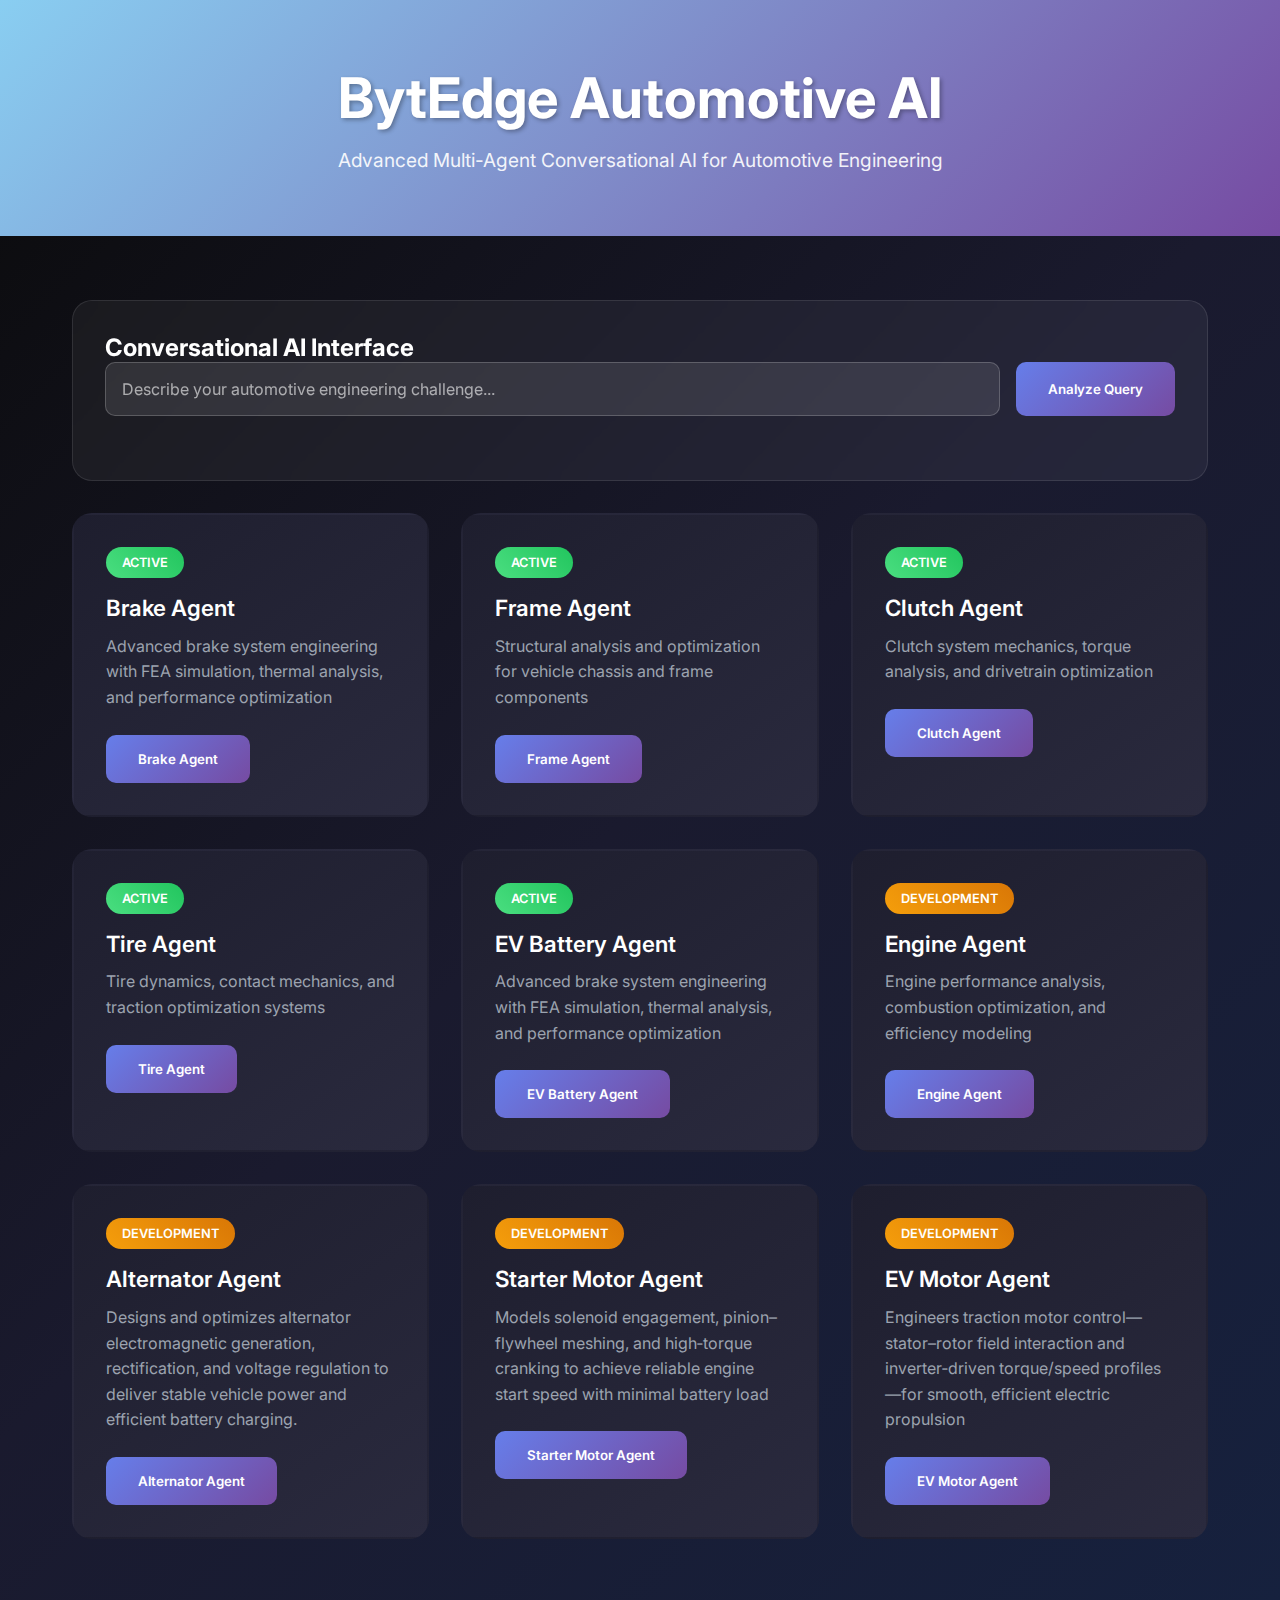
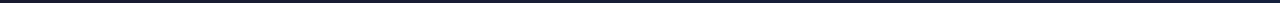
<file: index.html>
<!DOCTYPE html>
<html lang="en">
<head>
    <meta charset="UTF-8">
    <meta name="viewport" content="width=device-width, initial-scale=1.0">
    <title>BytEdge Automotive AI - Alternative Frontend</title>
    <style>
        @import url('https://fonts.googleapis.com/css2?family=Inter:wght@300;400;500;600;700&display=swap');
        
        * { 
            margin: 0; 
            padding: 0; 
            box-sizing: border-box; 
            font-family: 'Inter', sans-serif;
        }
        
        body {
            background: linear-gradient(135deg, #0a0a0a 0%, #1a1a2e 50%, #16213e 100%);
            color: white;
            min-height: 100vh;
        }
        
        .hero {
            background: linear-gradient(135deg, #89CEF1 0%, #764ba2 100%);
            padding: 4rem 2rem;
            text-align: center;
        }
        
        .hero h1 {
            font-size: 3.5rem;
            font-weight: 700;
            margin-bottom: 1rem;
            text-shadow: 2px 2px 4px rgba(0,0,0,0.3);
        }
        
        .hero p {
            font-size: 1.2rem;
            opacity: 0.9;
            max-width: 800px;
            margin: 0 auto;
        }
        
        .container {
            max-width: 1200px;
            margin: 0 auto;
            padding: 2rem;
        }
        
        .chat-container {
            background: rgba(255, 255, 255, 0.05);
            border-radius: 20px;
            padding: 2rem;
            margin: 2rem 0;
            backdrop-filter: blur(10px);
            border: 1px solid rgba(255, 255, 255, 0.1);
        }
        
        .input-group {
            display: flex;
            gap: 1rem;
            margin-bottom: 2rem;
        }
        
        #queryInput {
            flex: 1;
            padding: 1rem;
            border-radius: 10px;
            border: 1px solid rgba(255, 255, 255, 0.2);
            background: rgba(255, 255, 255, 0.1);
            color: white;
            font-size: 1rem;
        }
        
        #queryInput::placeholder {
            color: rgba(255, 255, 255, 0.6);
        }
        
        .btn {
            padding: 1rem 2rem;
            border-radius: 10px;
            border: none;
            background: linear-gradient(135deg, #667eea 0%, #764ba2 100%);
            color: white;
            font-weight: 600;
            cursor: pointer;
            transition: all 0.3s ease;
        }
        
        .btn:hover {
            transform: translateY(-2px);
            box-shadow: 0 10px 25px rgba(102, 126, 234, 0.4);
        }
        
        .agents-grid {
            display: grid;
            grid-template-columns: repeat(auto-fit, minmax(300px, 1fr));
            gap: 2rem;
            margin: 2rem 0;
        }
        
        .agent-card {
            background: linear-gradient(145deg, #1e1e2e, #2a2a3e);
            border-radius: 20px;
            padding: 2rem;
            transition: all 0.4s ease;
            cursor: pointer;
            border: 2px solid transparent;
        }
        
        .agent-card:hover {
            transform: translateY(-8px);
            border-color: #667eea;
            box-shadow: 0 20px 40px rgba(102, 126, 234, 0.2);
        }
        
        .agent-status {
            display: inline-block;
            padding: 0.5rem 1rem;
            border-radius: 50px;
            font-size: 0.8rem;
            font-weight: 600;
            text-transform: uppercase;
            margin-bottom: 1rem;
        }
        
        .status-active { background: linear-gradient(45deg, #4ade80, #22c55e); }
        .status-development { background: linear-gradient(45deg, #f59e0b, #d97706); }
        .status-coming-soon { background: linear-gradient(45deg, #6366f1, #8b5cf6); }
        
        .agent-title {
            font-size: 1.4rem;
            font-weight: 600;
            margin-bottom: 0.8rem;
        }
        
        .agent-description {
            color: #9ca3af;
            line-height: 1.6;
            margin-bottom: 1.5rem;
        }
        
        .response-area {
            background: rgba(102, 126, 234, 0.1);
            border-radius: 15px;
            padding: 1.5rem;
            margin: 1rem 0;
            border: 1px solid rgba(102, 126, 234, 0.2);
            display: none;
        }
        
        .hidden { display: none; }
        .visible { display: block; }
    </style>
</head>
<body>
    <div class="hero">
        <h1>BytEdge Automotive AI</h1>
        <p>Advanced Multi-Agent Conversational AI for Automotive Engineering</p>
    </div>

    <div class="container">
        <div class="chat-container">
            <h2>Conversational AI Interface</h2>
            <div class="input-group">
                <input 
                    type="text" 
                    id="queryInput" 
                    placeholder="Describe your automotive engineering challenge..."
                >
                <button class="btn" onclick="processQuery()">Analyze Query</button>
            </div>
            
            <div id="responseArea" class="response-area">
                <div id="aiResponse"></div>
                <div id="suggestedAgents" class="agents-grid"></div>
            </div>
        </div>

        <div class="agents-grid">
            <div class="agent-card" data-agent="brake">
                <div class="agent-status status-active">Active</div>
                <div class="agent-title">Brake Agent</div>
                <div class="agent-description">
                    Advanced brake system engineering with FEA simulation, thermal analysis, and performance optimization
                </div>
                <button class="btn" onclick="launchAgent('brake')">Brake Agent</button>
            </div>

            <div class="agent-card" data-agent="frame">
                <div class="agent-status status-active">Active</div>
                <div class="agent-title">Frame Agent</div>
                <div class="agent-description">
                    Structural analysis and optimization for vehicle chassis and frame components
                </div>
                <button class="btn" onclick="launchAgent('frame')">Frame Agent</button>
            </div>

            <div class="agent-card" data-agent="clutch">
                <div class="agent-status status-active">Active</div>
                <div class="agent-title">Clutch Agent</div>
                <div class="agent-description">
                    Clutch system mechanics, torque analysis, and drivetrain optimization
                </div>
                <button class="btn" onclick="launchAgent('clutch')">Clutch Agent</button>
            </div>

            <div class="agent-card" data-agent="tire">
                <div class="agent-status status-active">Active</div>
                <div class="agent-title">Tire Agent</div>
                <div class="agent-description">
                    Tire dynamics, contact mechanics, and traction optimization systems
                </div>
                <button class="btn" onclick="launchAgent('tire')">Tire Agent</button>
            </div>

            <div class="agent-card" data-agent="ev-battery">
                <div class="agent-status status-active">Active</div>
                <div class="agent-title">EV Battery Agent</div>
                <div class="agent-description">
                    Advanced brake system engineering with FEA simulation, thermal analysis, and performance optimization
                </div>
                <button class="btn" onclick="launchAgent('ev-battery')">EV Battery Agent</button>
            </div>

            <div class="agent-card" data-agent="engine">
                <div class="agent-status status-development">Development</div>
                <div class="agent-title">Engine Agent</div>
                <div class="agent-description">
                    Engine performance analysis, combustion optimization, and efficiency modeling
                </div>
                <button class="btn" onclick="launchAgent('engine')">Engine Agent</button>
            </div>

            <div class="agent-card" data-agent="Alternator Agent">
                <div class="agent-status status-development">Development</div>
                <div class="agent-title">Alternator Agent</div>
                <div class="agent-description">
                    Designs and optimizes alternator electromagnetic generation, rectification, and voltage regulation to deliver stable vehicle power and efficient battery charging.
                </div>
                <button class="btn" onclick="launchAgent('brake')">Alternator Agent</button>
            </div>

            <div class="agent-card" data-agent="Starter Motor Agent">
                <div class="agent-status status-development">Development</div>
                <div class="agent-title">Starter Motor Agent</div>
                <div class="agent-description">
                    Models solenoid engagement, pinion–flywheel meshing, and high‑torque cranking to achieve reliable engine start speed with minimal battery load
                </div>
                <button class="btn" onclick="launchAgent('brake')">Starter Motor Agent</button>
            </div>

            <div class="agent-card" data-agent="EV Motor Agent">
                <div class="agent-status status-development">Development</div>
                <div class="agent-title">EV Motor Agent</div>
                <div class="agent-description">
                    Engineers traction motor control—stator–rotor field interaction and inverter‑driven torque/speed profiles—for smooth, efficient electric propulsion
                </div>
                <button class="btn" onclick="launchAgent('brake')">EV Motor Agent</button>
            </div> 
            
        </div>
    </div>

    <script>
        const agents = {
            'brake': {
                url: 'https://bytedgebrakeagent.streamlit.app',
                status: 'active',
                keywords: ['brake', 'braking', 'disc', 'pad', 'stopping', 'friction']
            },
            'frame': {
                url: 'Agents/frame-edge.html',
                status: 'active', 
                keywords: ['frame', 'chassis', 'structure', 'crash', 'safety']
            },
            'clutch': {
                url: 'Agents/clutch-edge.html',
                status: 'active',
                keywords: ['clutch', 'transmission', 'gear', 'torque']
            },
            'tire': {
                url: 'Agents/tire-edge.html',
                status: 'active',
                keywords: ['tire', 'wheel', 'traction', 'grip', 'contact']
            },
            'ev-battery': {
                url: 'Agents/battery-edge.html',
                status: 'active',
                keywords: ['Battery', 'charging', 'power', 'drain', 'lithium', 'energy']
            },
            'engine': {
                url: null,
                status: 'coming-soon',
                keywords: ['engine', 'motor', 'combustion', 'fuel', 'power']
            }
        };

        function processQuery() {
            const query = document.getElementById('queryInput').value.toLowerCase();
            if (!query.trim()) return;

            // Simple keyword matching
            const suggestedAgents = [];
            for (const [agentName, agentData] of Object.entries(agents)) {
                const score = agentData.keywords.reduce((acc, keyword) => {
                    return acc + (query.includes(keyword) ? 1 : 0);
                }, 0);
                
                if (score > 0) {
                    suggestedAgents.push({name: agentName, score});
                }
            }

            // Sort by relevance
            suggestedAgents.sort((a, b) => b.score - a.score);
            
            // Display response
            const responseArea = document.getElementById('responseArea');
            const aiResponse = document.getElementById('aiResponse');
            const suggestedAgentsDiv = document.getElementById('suggestedAgents');

            if (suggestedAgents.length > 0) {
                aiResponse.innerHTML = `
                    <h3>AI Analysis Complete</h3>
                    <p>Based on your query about "${query}", I recommend engaging with the following specialist agents:</p>
                    <p><strong>Primary Recommendation:</strong> ${suggestedAgents[0].name.charAt(0).toUpperCase() + suggestedAgents[0].name.slice(1)} Agent</p>
                `;

                suggestedAgentsDiv.innerHTML = suggestedAgents.slice(0, 3).map(agent => `
                    <div class="agent-card">
                        <div class="agent-status status-${agents[agent.name].status.replace('-', '_')}">
                            ${agents[agent.name].status.replace('-', ' ').toUpperCase()}
                        </div>
                        <div class="agent-title">${agent.name.charAt(0).toUpperCase() + agent.name.slice(1)} Agent</div>
                        <button class="btn" onclick="launchAgent('${agent.name}')">
                            ${agents[agent.name].status === 'active' ? 'Launch' : 'Preview'} Agent
                        </button>
                    </div>
                `).join('');
            } else {
                aiResponse.innerHTML = `
                    <h3>AI Analysis Complete</h3>
                    <p>I recommend starting with our <strong>Brake Agent</strong> for component analysis or exploring our complete agent portfolio below.</p>
                `;
                suggestedAgentsDiv.innerHTML = '';
            }

            responseArea.style.display = 'block';
        }

        function launchAgent(agentName) {
            const agent = agents[agentName];
            
            if (agent.status === 'active' && agent.url) {
                // Working redirect for active agents
                window.open(agent.url, '_blank');
            } else if (agent.status === 'development') {
                alert(`${agentName.charAt(0).toUpperCase() + agentName.slice(1)} Agent is currently in development. Advanced capabilities coming soon!`);
            } else {
                alert(`${agentName.charAt(0).toUpperCase() + agentName.slice(1)} Agent is planned for future release. Stay tuned!`);
            }
        }

        // Handle Enter key in input
        document.getElementById('queryInput').addEventListener('keypress', function(e) {
            if (e.key === 'Enter') {
                processQuery();
            }
        });
    </script>
</body>
</html>
</file>
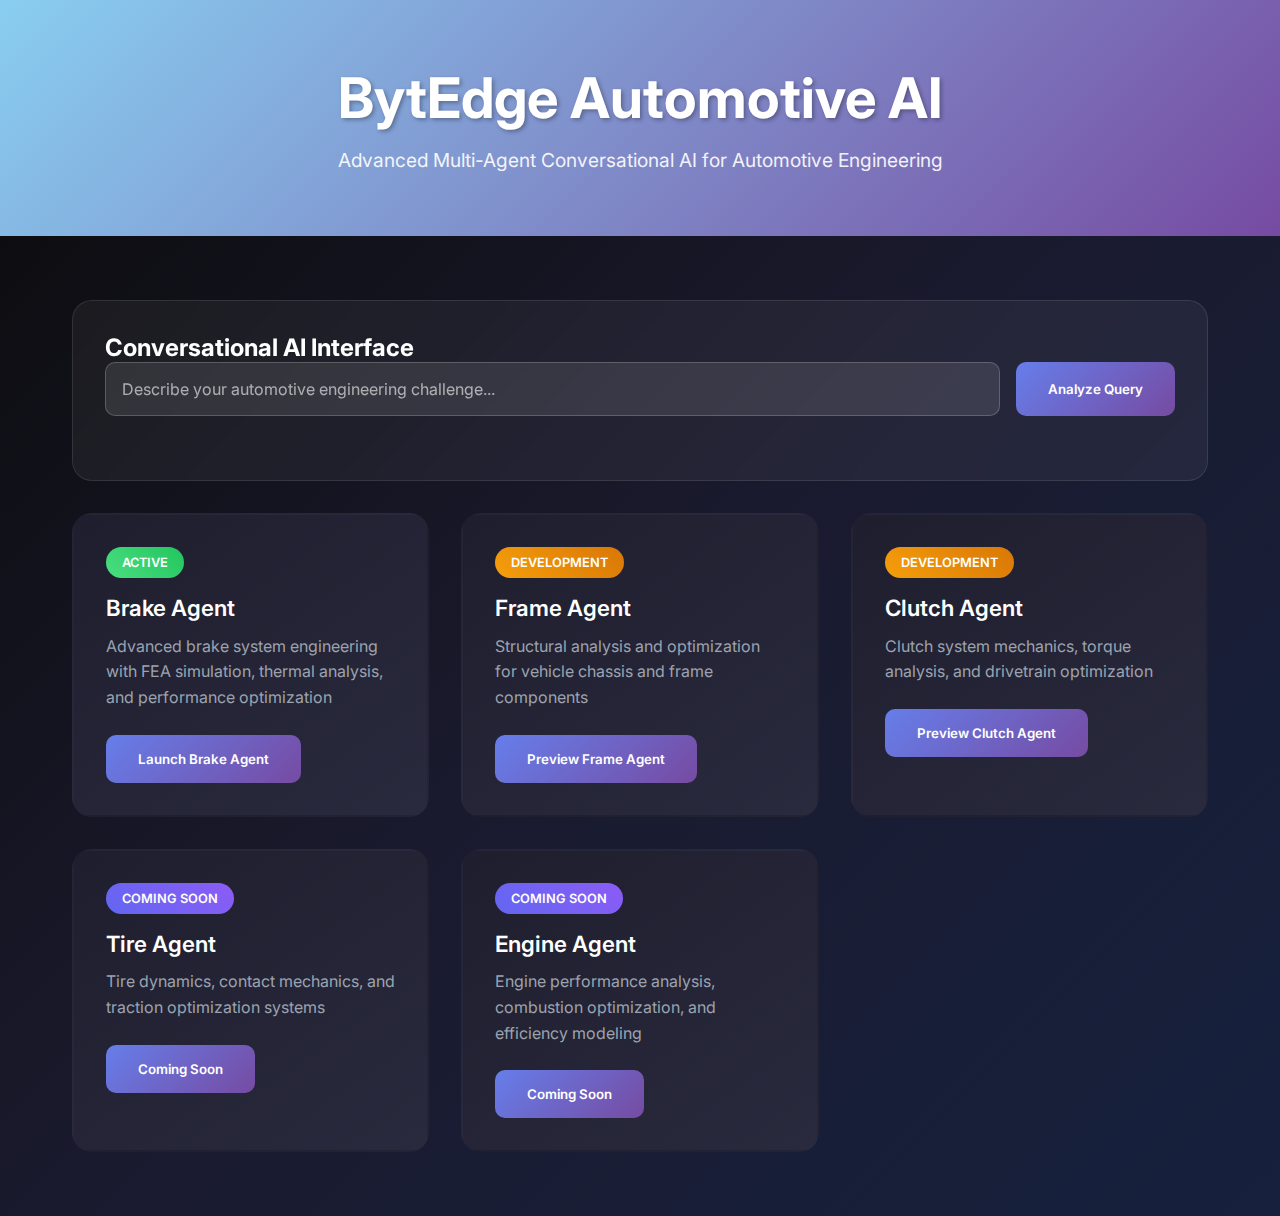
<file: alternative_frontend.html>
<!DOCTYPE html>
<html lang="en">
<head>
    <meta charset="UTF-8">
    <meta name="viewport" content="width=device-width, initial-scale=1.0">
    <title>BytEdge Automotive AI - Alternative Frontend</title>
    <style>
        @import url('https://fonts.googleapis.com/css2?family=Inter:wght@300;400;500;600;700&display=swap');
        
        * { 
            margin: 0; 
            padding: 0; 
            box-sizing: border-box; 
            font-family: 'Inter', sans-serif;
        }
        
        body {
            background: linear-gradient(135deg, #0a0a0a 0%, #1a1a2e 50%, #16213e 100%);
            color: white;
            min-height: 100vh;
        }
        
        .hero {
            background: linear-gradient(135deg, #89CEF1 0%, #764ba2 100%);
            padding: 4rem 2rem;
            text-align: center;
        }
        
        .hero h1 {
            font-size: 3.5rem;
            font-weight: 700;
            margin-bottom: 1rem;
            text-shadow: 2px 2px 4px rgba(0,0,0,0.3);
        }
        
        .hero p {
            font-size: 1.2rem;
            opacity: 0.9;
            max-width: 800px;
            margin: 0 auto;
        }
        
        .container {
            max-width: 1200px;
            margin: 0 auto;
            padding: 2rem;
        }
        
        .chat-container {
            background: rgba(255, 255, 255, 0.05);
            border-radius: 20px;
            padding: 2rem;
            margin: 2rem 0;
            backdrop-filter: blur(10px);
            border: 1px solid rgba(255, 255, 255, 0.1);
        }
        
        .input-group {
            display: flex;
            gap: 1rem;
            margin-bottom: 2rem;
        }
        
        #queryInput {
            flex: 1;
            padding: 1rem;
            border-radius: 10px;
            border: 1px solid rgba(255, 255, 255, 0.2);
            background: rgba(255, 255, 255, 0.1);
            color: white;
            font-size: 1rem;
        }
        
        #queryInput::placeholder {
            color: rgba(255, 255, 255, 0.6);
        }
        
        .btn {
            padding: 1rem 2rem;
            border-radius: 10px;
            border: none;
            background: linear-gradient(135deg, #667eea 0%, #764ba2 100%);
            color: white;
            font-weight: 600;
            cursor: pointer;
            transition: all 0.3s ease;
        }
        
        .btn:hover {
            transform: translateY(-2px);
            box-shadow: 0 10px 25px rgba(102, 126, 234, 0.4);
        }
        
        .agents-grid {
            display: grid;
            grid-template-columns: repeat(auto-fit, minmax(300px, 1fr));
            gap: 2rem;
            margin: 2rem 0;
        }
        
        .agent-card {
            background: linear-gradient(145deg, #1e1e2e, #2a2a3e);
            border-radius: 20px;
            padding: 2rem;
            transition: all 0.4s ease;
            cursor: pointer;
            border: 2px solid transparent;
        }
        
        .agent-card:hover {
            transform: translateY(-8px);
            border-color: #667eea;
            box-shadow: 0 20px 40px rgba(102, 126, 234, 0.2);
        }
        
        .agent-status {
            display: inline-block;
            padding: 0.5rem 1rem;
            border-radius: 50px;
            font-size: 0.8rem;
            font-weight: 600;
            text-transform: uppercase;
            margin-bottom: 1rem;
        }
        
        .status-active { background: linear-gradient(45deg, #4ade80, #22c55e); }
        .status-development { background: linear-gradient(45deg, #f59e0b, #d97706); }
        .status-coming-soon { background: linear-gradient(45deg, #6366f1, #8b5cf6); }
        
        .agent-title {
            font-size: 1.4rem;
            font-weight: 600;
            margin-bottom: 0.8rem;
        }
        
        .agent-description {
            color: #9ca3af;
            line-height: 1.6;
            margin-bottom: 1.5rem;
        }
        
        .response-area {
            background: rgba(102, 126, 234, 0.1);
            border-radius: 15px;
            padding: 1.5rem;
            margin: 1rem 0;
            border: 1px solid rgba(102, 126, 234, 0.2);
            display: none;
        }
        
        .hidden { display: none; }
        .visible { display: block; }
    </style>
</head>
<body>
    <div class="hero">
        <h1>BytEdge Automotive AI</h1>
        <p>Advanced Multi-Agent Conversational AI for Automotive Engineering</p>
    </div>

    <div class="container">
        <div class="chat-container">
            <h2>Conversational AI Interface</h2>
            <div class="input-group">
                <input 
                    type="text" 
                    id="queryInput" 
                    placeholder="Describe your automotive engineering challenge..."
                >
                <button class="btn" onclick="processQuery()">Analyze Query</button>
            </div>
            
            <div id="responseArea" class="response-area">
                <div id="aiResponse"></div>
                <div id="suggestedAgents" class="agents-grid"></div>
            </div>
        </div>

        <div class="agents-grid">
            <div class="agent-card" data-agent="brake">
                <div class="agent-status status-active">Active</div>
                <div class="agent-title">Brake Agent</div>
                <div class="agent-description">
                    Advanced brake system engineering with FEA simulation, thermal analysis, and performance optimization
                </div>
                <button class="btn" onclick="launchAgent('brake')">Launch Brake Agent</button>
            </div>

            <div class="agent-card" data-agent="frame">
                <div class="agent-status status-development">Development</div>
                <div class="agent-title">Frame Agent</div>
                <div class="agent-description">
                    Structural analysis and optimization for vehicle chassis and frame components
                </div>
                <button class="btn" onclick="launchAgent('frame')">Preview Frame Agent</button>
            </div>

            <div class="agent-card" data-agent="clutch">
                <div class="agent-status status-development">Development</div>
                <div class="agent-title">Clutch Agent</div>
                <div class="agent-description">
                    Clutch system mechanics, torque analysis, and drivetrain optimization
                </div>
                <button class="btn" onclick="launchAgent('clutch')">Preview Clutch Agent</button>
            </div>

            <div class="agent-card" data-agent="tire">
                <div class="agent-status status-coming-soon">Coming Soon</div>
                <div class="agent-title">Tire Agent</div>
                <div class="agent-description">
                    Tire dynamics, contact mechanics, and traction optimization systems
                </div>
                <button class="btn" onclick="launchAgent('tire')">Coming Soon</button>
            </div>

            <div class="agent-card" data-agent="engine">
                <div class="agent-status status-coming-soon">Coming Soon</div>
                <div class="agent-title">Engine Agent</div>
                <div class="agent-description">
                    Engine performance analysis, combustion optimization, and efficiency modeling
                </div>
                <button class="btn" onclick="launchAgent('engine')">Coming Soon</button>
            </div>
        </div>
    </div>

    <script>
        const agents = {
            'brake': {
                url: 'https://brakeagendtemo.streamlit.app/',
                status: 'active',
                keywords: ['brake', 'braking', 'disc', 'pad', 'stopping', 'friction']
            },
            'frame': {
                url: null,
                status: 'development', 
                keywords: ['frame', 'chassis', 'structure', 'crash', 'safety']
            },
            'clutch': {
                url: null,
                status: 'development',
                keywords: ['clutch', 'transmission', 'gear', 'torque']
            },
            'tire': {
                url: null,
                status: 'coming-soon',
                keywords: ['tire', 'wheel', 'traction', 'grip', 'contact']
            },
            'engine': {
                url: null,
                status: 'coming-soon',
                keywords: ['engine', 'motor', 'combustion', 'fuel', 'power']
            }
        };

        function processQuery() {
            const query = document.getElementById('queryInput').value.toLowerCase();
            if (!query.trim()) return;

            // Simple keyword matching
            const suggestedAgents = [];
            for (const [agentName, agentData] of Object.entries(agents)) {
                const score = agentData.keywords.reduce((acc, keyword) => {
                    return acc + (query.includes(keyword) ? 1 : 0);
                }, 0);
                
                if (score > 0) {
                    suggestedAgents.push({name: agentName, score});
                }
            }

            // Sort by relevance
            suggestedAgents.sort((a, b) => b.score - a.score);
            
            // Display response
            const responseArea = document.getElementById('responseArea');
            const aiResponse = document.getElementById('aiResponse');
            const suggestedAgentsDiv = document.getElementById('suggestedAgents');

            if (suggestedAgents.length > 0) {
                aiResponse.innerHTML = `
                    <h3>AI Analysis Complete</h3>
                    <p>Based on your query about "${query}", I recommend engaging with the following specialist agents:</p>
                    <p><strong>Primary Recommendation:</strong> ${suggestedAgents[0].name.charAt(0).toUpperCase() + suggestedAgents[0].name.slice(1)} Agent</p>
                `;

                suggestedAgentsDiv.innerHTML = suggestedAgents.slice(0, 3).map(agent => `
                    <div class="agent-card">
                        <div class="agent-status status-${agents[agent.name].status.replace('-', '_')}">
                            ${agents[agent.name].status.replace('-', ' ').toUpperCase()}
                        </div>
                        <div class="agent-title">${agent.name.charAt(0).toUpperCase() + agent.name.slice(1)} Agent</div>
                        <button class="btn" onclick="launchAgent('${agent.name}')">
                            ${agents[agent.name].status === 'active' ? 'Launch' : 'Preview'} Agent
                        </button>
                    </div>
                `).join('');
            } else {
                aiResponse.innerHTML = `
                    <h3>AI Analysis Complete</h3>
                    <p>I recommend starting with our <strong>Brake Agent</strong> for component analysis or exploring our complete agent portfolio below.</p>
                `;
                suggestedAgentsDiv.innerHTML = '';
            }

            responseArea.style.display = 'block';
        }

        function launchAgent(agentName) {
            const agent = agents[agentName];
            
            if (agent.status === 'active' && agent.url) {
                // Working redirect for active agents
                window.open(agent.url, '_blank');
            } else if (agent.status === 'development') {
                alert(`${agentName.charAt(0).toUpperCase() + agentName.slice(1)} Agent is currently in development. Advanced capabilities coming soon!`);
            } else {
                alert(`${agentName.charAt(0).toUpperCase() + agentName.slice(1)} Agent is planned for future release. Stay tuned!`);
            }
        }

        // Handle Enter key in input
        document.getElementById('queryInput').addEventListener('keypress', function(e) {
            if (e.key === 'Enter') {
                processQuery();
            }
        });
    </script>
</body>
</html>
</file>
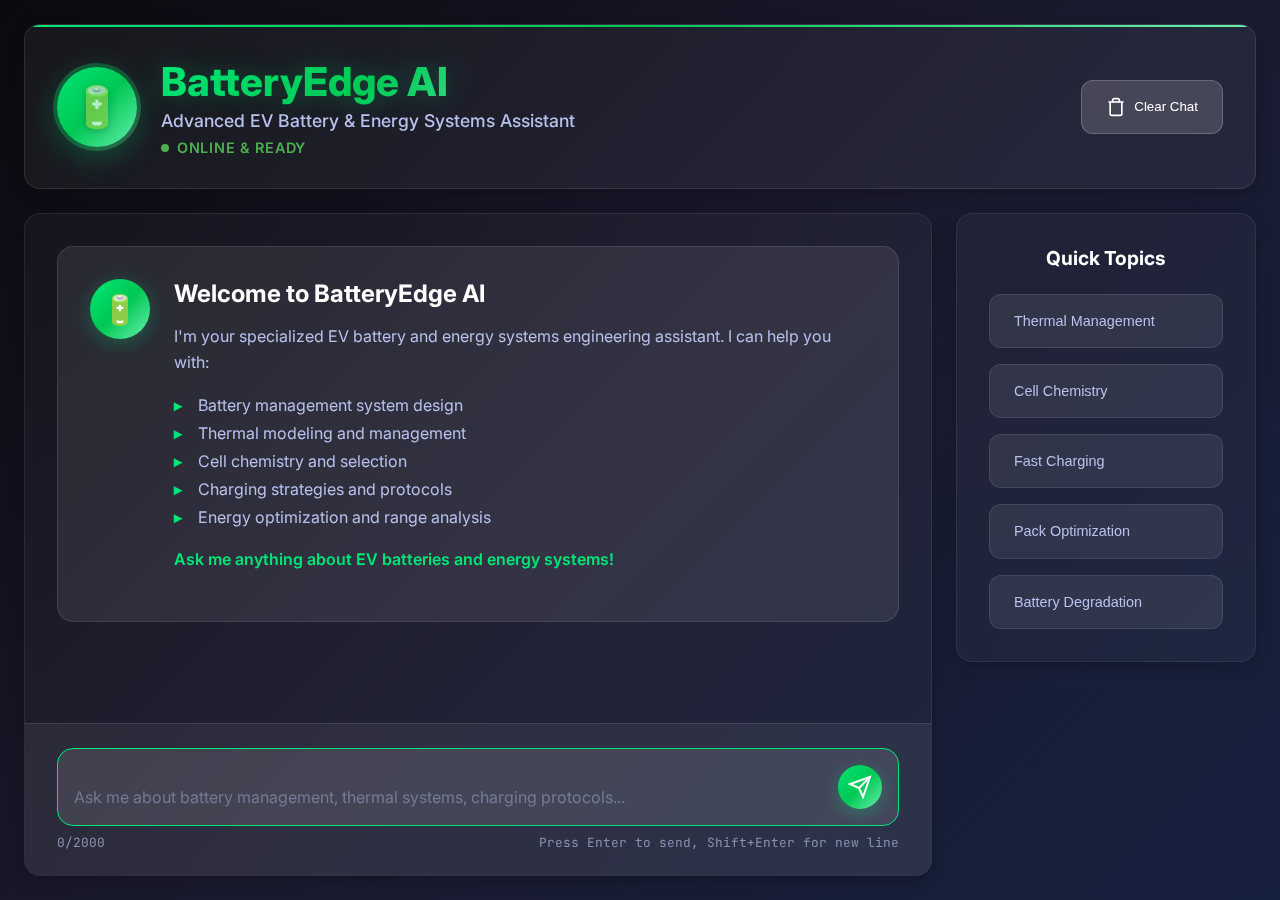
<file: Agents/battery-edge.html>
<!DOCTYPE html>
<html lang="en">
<head>
    <meta charset="UTF-8">
    <meta name="viewport" content="width=device-width, initial-scale=1.0">
    <title>BatteryEdge AI - BytEdge Automotive</title>
    <link rel="stylesheet" href="agent-styles.css">
    <link rel="preconnect" href="https://fonts.googleapis.com">
    <link rel="preconnect" href="https://fonts.gstatic.com" crossorigin>
    <link href="https://fonts.googleapis.com/css2?family=Inter:wght@300;400;500;600;700;800&display=swap" rel="stylesheet">
    <link href="https://fonts.googleapis.com/css2?family=JetBrains+Mono:wght@400;500;600&display=swap" rel="stylesheet">
</head>
<body class="battery-theme">
    <div class="container">
        <!-- Header Section -->
        <header class="agent-header">
            <div class="header-content">
                <div class="agent-branding">
                    <div class="agent-logo battery-logo">
                        <div class="logo-icon">🔋</div>
                        <div class="logo-pulse"></div>
                    </div>
                    <div class="agent-info">
                        <h1 class="agent-name">BatteryEdge AI</h1>
                        <p class="agent-tagline">Advanced EV Battery & Energy Systems Assistant</p>
                        <div class="agent-status">
                            <span class="status-indicator online"></span>
                            <span class="status-text">Online & Ready</span>
                        </div>
                    </div>
                </div>
                <div class="header-actions">
                    <button class="clear-chat-btn" onclick="clearChat()">
                        <svg width="20" height="20" viewBox="0 0 24 24" fill="none" stroke="currentColor" stroke-width="2">
                            <polyline points="3,6 5,6 21,6"></polyline>
                            <path d="m19,6v14a2,2 0 0,1-2,2H7a2,2 0 0,1-2-2V6m3,0V4a2,2 0 0,1,2-2h4a2,2 0 0,1,2,2v2"></path>
                        </svg>
                        Clear Chat
                    </button>
                </div>
            </div>
        </header>

        <!-- Main Chat Interface -->
        <main class="chat-interface">
            <div class="chat-container">
                <div class="chat-messages" id="chatMessages">
                    <div class="welcome-message">
                        <div class="welcome-avatar">
                            <div class="avatar-icon">🔋</div>
                        </div>
                        <div class="welcome-content">
                            <h3>Welcome to BatteryEdge AI</h3>
                            <p>I'm your specialized EV battery and energy systems engineering assistant. I can help you with:</p>
                            <ul class="expertise-list">
                                <li>Battery management system design</li>
                                <li>Thermal modeling and management</li>
                                <li>Cell chemistry and selection</li>
                                <li>Charging strategies and protocols</li>
                                <li>Energy optimization and range analysis</li>
                            </ul>
                            <p class="welcome-prompt">Ask me anything about EV batteries and energy systems!</p>
                        </div>
                    </div>
                </div>

                <div class="typing-indicator" id="typingIndicator" style="display: none;">
                    <div class="typing-avatar">
                        <div class="avatar-icon">🔋</div>
                    </div>
                    <div class="typing-content">
                        <div class="typing-dots">
                            <span></span>
                            <span></span>
                            <span></span>
                        </div>
                        <span class="typing-text">BatteryEdge is analyzing...</span>
                    </div>
                </div>

                <div class="chat-input-section">
                    <div class="input-container">
                        <div class="input-wrapper">
                            <textarea 
                                id="messageInput" 
                                placeholder="Ask me about battery management, thermal systems, charging protocols..."
                                rows="1"
                                maxlength="2000"
                            ></textarea>
                            <div class="input-actions">
                                <button class="send-button" id="sendButton" onclick="sendMessage()">
                                    <svg width="24" height="24" viewBox="0 0 24 24" fill="none" stroke="currentColor" stroke-width="2">
                                        <line x1="22" y1="2" x2="11" y2="13"></line>
                                        <polygon points="22,2 15,22 11,13 2,9"></polygon>
                                    </svg>
                                </button>
                            </div>
                        </div>
                        <div class="input-footer">
                            <span class="character-count">0/2000</span>
                            <span class="input-hint">Press Enter to send, Shift+Enter for new line</span>
                        </div>
                    </div>
                </div>
            </div>
        </main>

        <!-- Quick Actions Sidebar -->
        <aside class="quick-actions">
            <h3>Quick Topics</h3>
            <div class="action-buttons">
                <button class="action-btn" onclick="askQuestion('How does battery thermal management work in EVs?')">
                    Thermal Management
                </button>
                <button class="action-btn" onclick="askQuestion('What are the differences between Li-ion and LFP batteries?')">
                    Cell Chemistry
                </button>
                <button class="action-btn" onclick="askQuestion('Explain fast charging protocols and safety')">
                    Fast Charging
                </button>
                <button class="action-btn" onclick="askQuestion('How to optimize battery pack design for range?')">
                    Pack Optimization
                </button>
                <button class="action-btn" onclick="askQuestion('What causes battery degradation and how to prevent it?')">
                    Battery Degradation
                </button>
            </div>
        </aside>
    </div>

    <script src="battery-agent.js"></script>
</body>
</html>
</file>
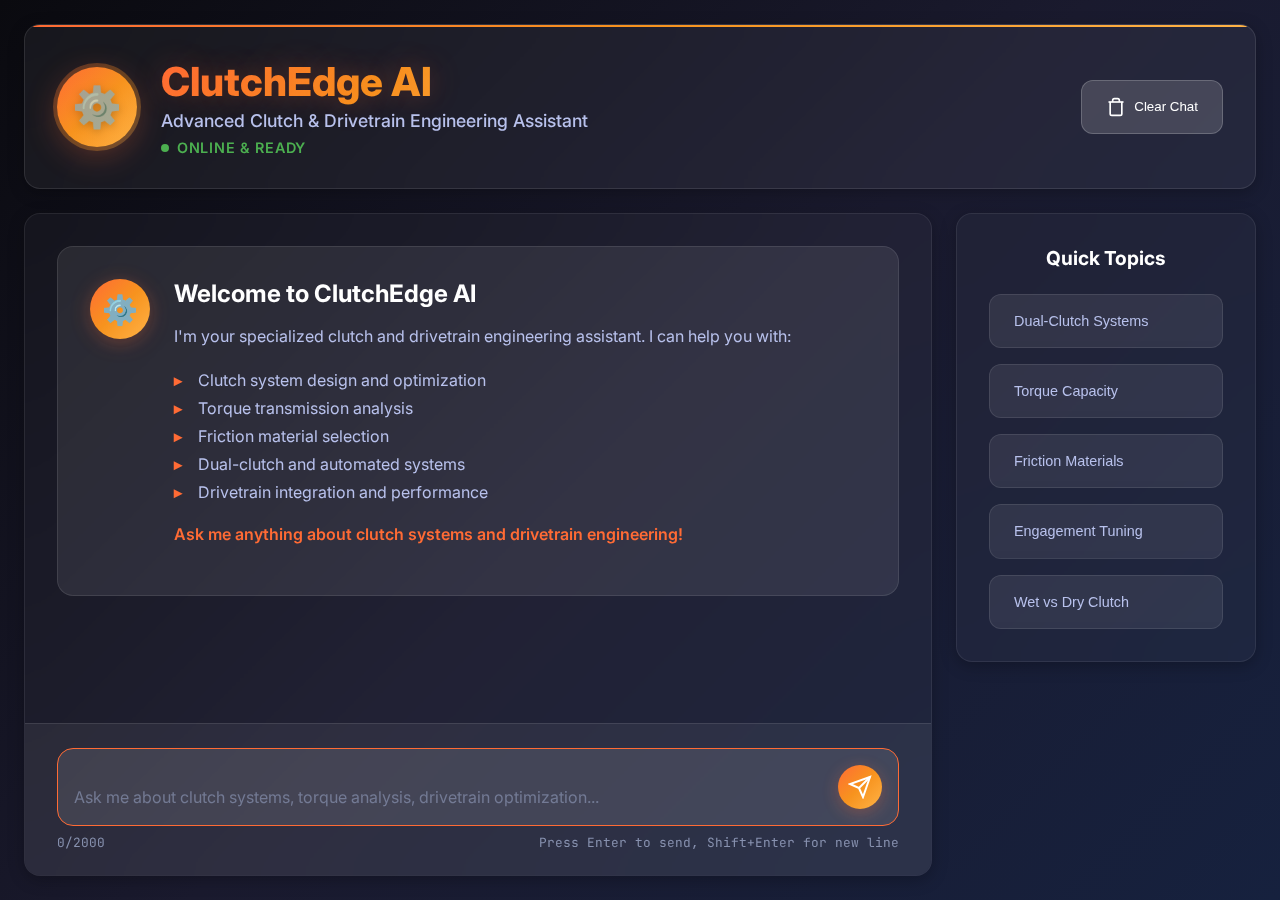
<file: Agents/clutch-edge.html>
<!DOCTYPE html>
<html lang="en">
<head>
    <meta charset="UTF-8">
    <meta name="viewport" content="width=device-width, initial-scale=1.0">
    <title>ClutchEdge AI - BytEdge Automotive</title>
    <link rel="stylesheet" href="agent-styles.css">
    <link rel="preconnect" href="https://fonts.googleapis.com">
    <link rel="preconnect" href="https://fonts.gstatic.com" crossorigin>
    <link href="https://fonts.googleapis.com/css2?family=Inter:wght@300;400;500;600;700;800&display=swap" rel="stylesheet">
    <link href="https://fonts.googleapis.com/css2?family=JetBrains+Mono:wght@400;500;600&display=swap" rel="stylesheet">
</head>
<body class="clutch-theme">
    <div class="container">
        <!-- Header Section -->
        <header class="agent-header">
            <div class="header-content">
                <div class="agent-branding">
                    <div class="agent-logo clutch-logo">
                        <div class="logo-icon">⚙️</div>
                        <div class="logo-pulse"></div>
                    </div>
                    <div class="agent-info">
                        <h1 class="agent-name">ClutchEdge AI</h1>
                        <p class="agent-tagline">Advanced Clutch & Drivetrain Engineering Assistant</p>
                        <div class="agent-status">
                            <span class="status-indicator online"></span>
                            <span class="status-text">Online & Ready</span>
                        </div>
                    </div>
                </div>
                <div class="header-actions">
                    <button class="clear-chat-btn" onclick="clearChat()">
                        <svg width="20" height="20" viewBox="0 0 24 24" fill="none" stroke="currentColor" stroke-width="2">
                            <polyline points="3,6 5,6 21,6"></polyline>
                            <path d="m19,6v14a2,2 0 0,1-2,2H7a2,2 0 0,1-2-2V6m3,0V4a2,2 0 0,1,2-2h4a2,2 0 0,1,2,2v2"></path>
                        </svg>
                        Clear Chat
                    </button>
                </div>
            </div>
        </header>

        <!-- Main Chat Interface -->
        <main class="chat-interface">
            <div class="chat-container">
                <div class="chat-messages" id="chatMessages">
                    <div class="welcome-message">
                        <div class="welcome-avatar">
                            <div class="avatar-icon">⚙️</div>
                        </div>
                        <div class="welcome-content">
                            <h3>Welcome to ClutchEdge AI</h3>
                            <p>I'm your specialized clutch and drivetrain engineering assistant. I can help you with:</p>
                            <ul class="expertise-list">
                                <li>Clutch system design and optimization</li>
                                <li>Torque transmission analysis</li>
                                <li>Friction material selection</li>
                                <li>Dual-clutch and automated systems</li>
                                <li>Drivetrain integration and performance</li>
                            </ul>
                            <p class="welcome-prompt">Ask me anything about clutch systems and drivetrain engineering!</p>
                        </div>
                    </div>
                </div>

                <div class="typing-indicator" id="typingIndicator" style="display: none;">
                    <div class="typing-avatar">
                        <div class="avatar-icon">⚙️</div>
                    </div>
                    <div class="typing-content">
                        <div class="typing-dots">
                            <span></span>
                            <span></span>
                            <span></span>
                        </div>
                        <span class="typing-text">ClutchEdge is analyzing...</span>
                    </div>
                </div>

                <div class="chat-input-section">
                    <div class="input-container">
                        <div class="input-wrapper">
                            <textarea 
                                id="messageInput" 
                                placeholder="Ask me about clutch systems, torque analysis, drivetrain optimization..."
                                rows="1"
                                maxlength="2000"
                            ></textarea>
                            <div class="input-actions">
                                <button class="send-button" id="sendButton" onclick="sendMessage()">
                                    <svg width="24" height="24" viewBox="0 0 24 24" fill="none" stroke="currentColor" stroke-width="2">
                                        <line x1="22" y1="2" x2="11" y2="13"></line>
                                        <polygon points="22,2 15,22 11,13 2,9"></polygon>
                                    </svg>
                                </button>
                            </div>
                        </div>
                        <div class="input-footer">
                            <span class="character-count">0/2000</span>
                            <span class="input-hint">Press Enter to send, Shift+Enter for new line</span>
                        </div>
                    </div>
                </div>
            </div>
        </main>

        <!-- Quick Actions Sidebar -->
        <aside class="quick-actions">
            <h3>Quick Topics</h3>
            <div class="action-buttons">
                <button class="action-btn" onclick="askQuestion('How does a dual-clutch transmission work?')">
                    Dual-Clutch Systems
                </button>
                <button class="action-btn" onclick="askQuestion('What factors affect clutch torque capacity?')">
                    Torque Capacity
                </button>
                <button class="action-btn" onclick="askQuestion('Explain clutch friction material selection criteria')">
                    Friction Materials
                </button>
                <button class="action-btn" onclick="askQuestion('How to optimize clutch engagement smoothness?')">
                    Engagement Tuning
                </button>
                <button class="action-btn" onclick="askQuestion('Compare wet vs dry clutch systems')">
                    Wet vs Dry Clutch
                </button>
            </div>
        </aside>
    </div>

    <script src="clutch-agent.js"></script>
</body>
</html>
</file>
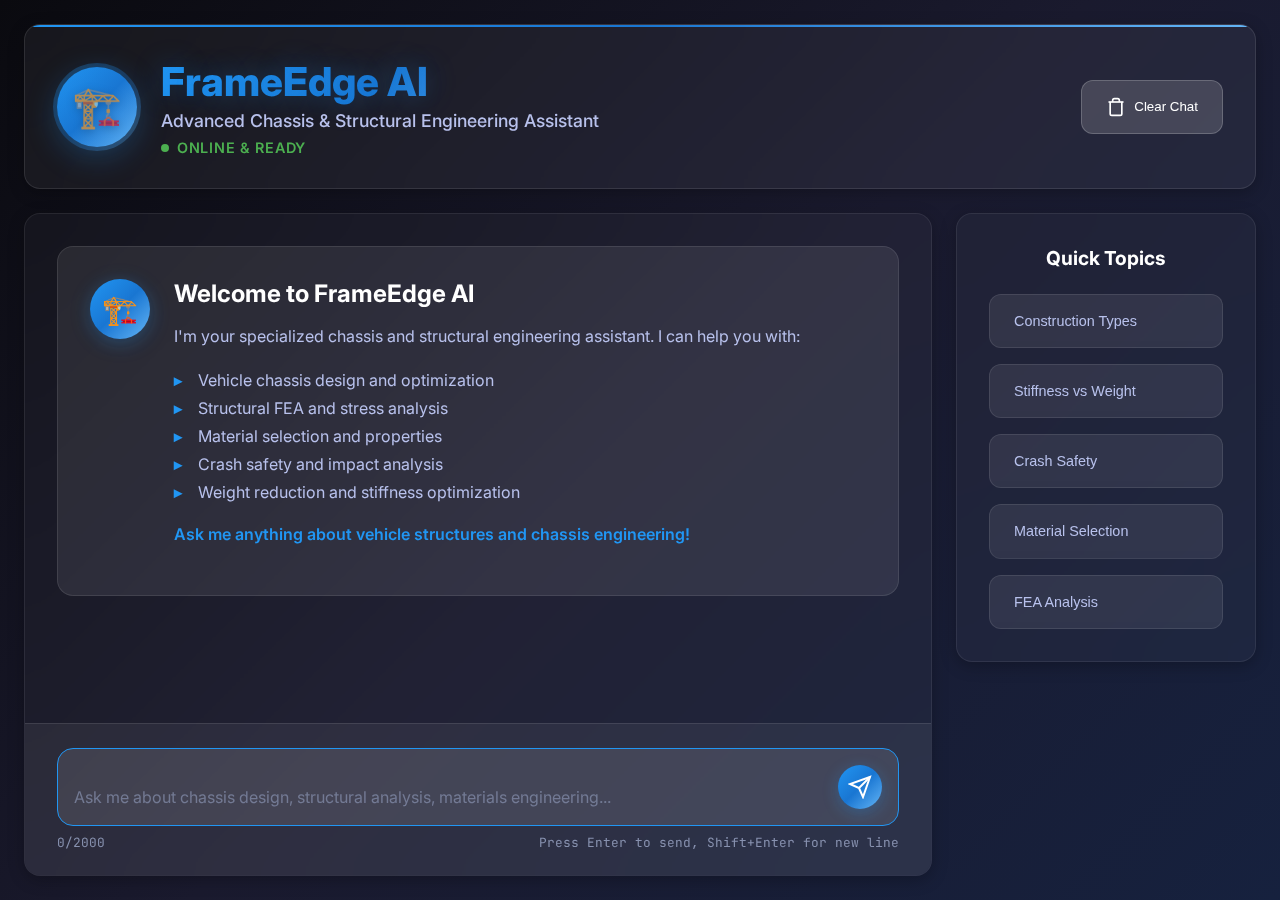
<file: Agents/frame-edge.html>
<!DOCTYPE html>
<html lang="en">
<head>
    <meta charset="UTF-8">
    <meta name="viewport" content="width=device-width, initial-scale=1.0">
    <title>FrameEdge AI - BytEdge Automotive</title>
    <link rel="stylesheet" href="agent-styles.css">
    <link rel="preconnect" href="https://fonts.googleapis.com">
    <link rel="preconnect" href="https://fonts.gstatic.com" crossorigin>
    <link href="https://fonts.googleapis.com/css2?family=Inter:wght@300;400;500;600;700;800&display=swap" rel="stylesheet">
    <link href="https://fonts.googleapis.com/css2?family=JetBrains+Mono:wght@400;500;600&display=swap" rel="stylesheet">
</head>
<body class="frame-theme">
    <div class="container">
        <!-- Header Section -->
        <header class="agent-header">
            <div class="header-content">
                <div class="agent-branding">
                    <div class="agent-logo frame-logo">
                        <div class="logo-icon">🏗️</div>
                        <div class="logo-pulse"></div>
                    </div>
                    <div class="agent-info">
                        <h1 class="agent-name">FrameEdge AI</h1>
                        <p class="agent-tagline">Advanced Chassis & Structural Engineering Assistant</p>
                        <div class="agent-status">
                            <span class="status-indicator online"></span>
                            <span class="status-text">Online & Ready</span>
                        </div>
                    </div>
                </div>
                <div class="header-actions">
                    <button class="clear-chat-btn" onclick="clearChat()">
                        <svg width="20" height="20" viewBox="0 0 24 24" fill="none" stroke="currentColor" stroke-width="2">
                            <polyline points="3,6 5,6 21,6"></polyline>
                            <path d="m19,6v14a2,2 0 0,1-2,2H7a2,2 0 0,1-2-2V6m3,0V4a2,2 0 0,1,2-2h4a2,2 0 0,1,2,2v2"></path>
                        </svg>
                        Clear Chat
                    </button>
                </div>
            </div>
        </header>

        <!-- Main Chat Interface -->
        <main class="chat-interface">
            <div class="chat-container">
                <div class="chat-messages" id="chatMessages">
                    <div class="welcome-message">
                        <div class="welcome-avatar">
                            <div class="avatar-icon">🏗️</div>
                        </div>
                        <div class="welcome-content">
                            <h3>Welcome to FrameEdge AI</h3>
                            <p>I'm your specialized chassis and structural engineering assistant. I can help you with:</p>
                            <ul class="expertise-list">
                                <li>Vehicle chassis design and optimization</li>
                                <li>Structural FEA and stress analysis</li>
                                <li>Material selection and properties</li>
                                <li>Crash safety and impact analysis</li>
                                <li>Weight reduction and stiffness optimization</li>
                            </ul>
                            <p class="welcome-prompt">Ask me anything about vehicle structures and chassis engineering!</p>
                        </div>
                    </div>
                </div>

                <div class="typing-indicator" id="typingIndicator" style="display: none;">
                    <div class="typing-avatar">
                        <div class="avatar-icon">🏗️</div>
                    </div>
                    <div class="typing-content">
                        <div class="typing-dots">
                            <span></span>
                            <span></span>
                            <span></span>
                        </div>
                        <span class="typing-text">FrameEdge is analyzing...</span>
                    </div>
                </div>

                <div class="chat-input-section">
                    <div class="input-container">
                        <div class="input-wrapper">
                            <textarea 
                                id="messageInput" 
                                placeholder="Ask me about chassis design, structural analysis, materials engineering..."
                                rows="1"
                                maxlength="2000"
                            ></textarea>
                            <div class="input-actions">
                                <button class="send-button" id="sendButton" onclick="sendMessage()">
                                    <svg width="24" height="24" viewBox="0 0 24 24" fill="none" stroke="currentColor" stroke-width="2">
                                        <line x1="22" y1="2" x2="11" y2="13"></line>
                                        <polygon points="22,2 15,22 11,13 2,9"></polygon>
                                    </svg>
                                </button>
                            </div>
                        </div>
                        <div class="input-footer">
                            <span class="character-count">0/2000</span>
                            <span class="input-hint">Press Enter to send, Shift+Enter for new line</span>
                        </div>
                    </div>
                </div>
            </div>
        </main>

        <!-- Quick Actions Sidebar -->
        <aside class="quick-actions">
            <h3>Quick Topics</h3>
            <div class="action-buttons">
                <button class="action-btn" onclick="askQuestion('What are the key differences between unibody and body-on-frame construction?')">
                    Construction Types
                </button>
                <button class="action-btn" onclick="askQuestion('How do you optimize chassis stiffness while reducing weight?')">
                    Stiffness vs Weight
                </button>
                <button class="action-btn" onclick="askQuestion('Explain crash energy absorption in vehicle structures')">
                    Crash Safety
                </button>
                <button class="action-btn" onclick="askQuestion('Compare aluminum vs steel for chassis materials')">
                    Material Selection
                </button>
                <button class="action-btn" onclick="askQuestion('How does FEA help in chassis design validation?')">
                    FEA Analysis
                </button>
            </div>
        </aside>
    </div>

    <script src="frame-agent.js"></script>
</body>
</html>
</file>
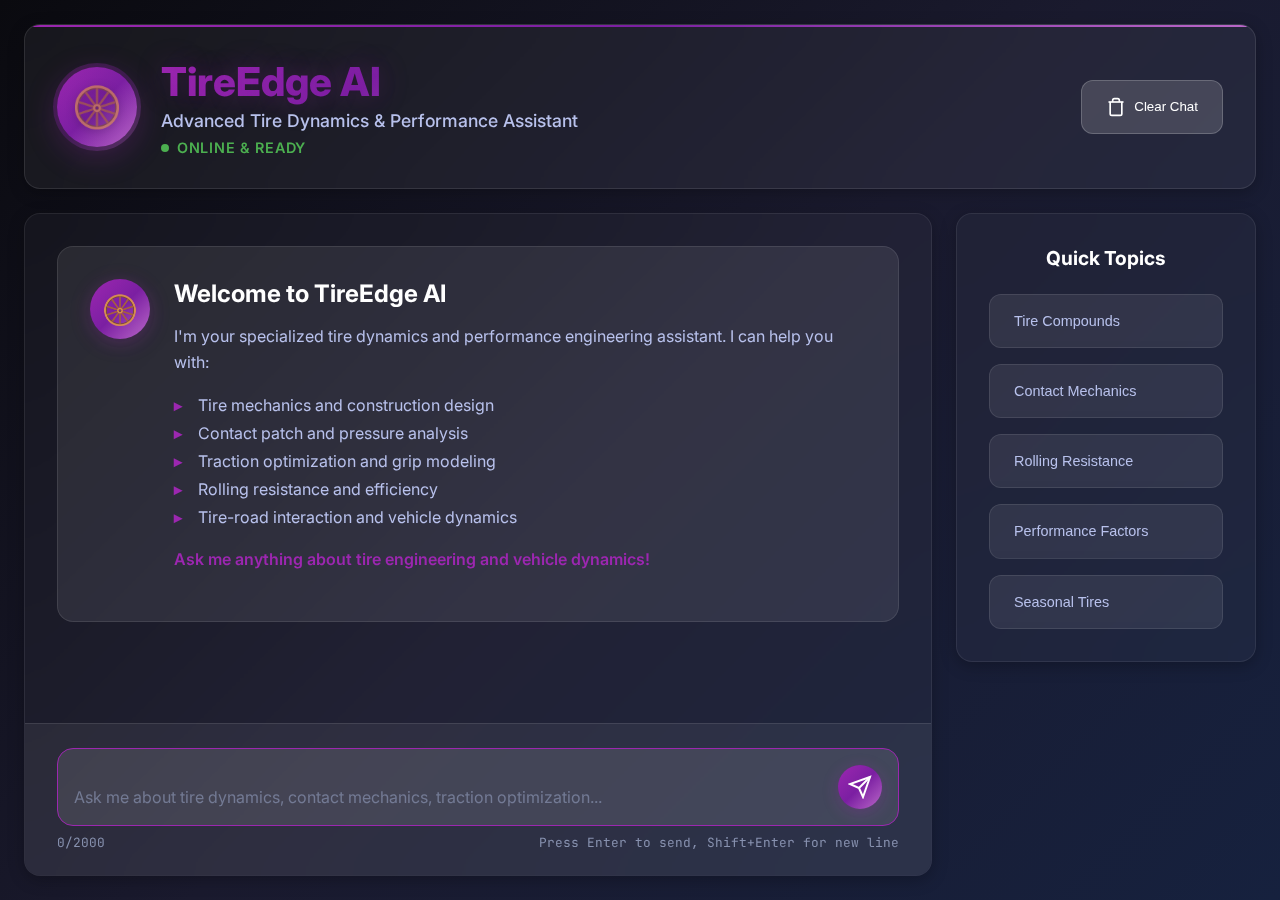
<file: Agents/tire-edge.html>
<!DOCTYPE html>
<html lang="en">
<head>
    <meta charset="UTF-8">
    <meta name="viewport" content="width=device-width, initial-scale=1.0">
    <title>TireEdge AI - BytEdge Automotive</title>
    <link rel="stylesheet" href="agent-styles.css">
    <link rel="preconnect" href="https://fonts.googleapis.com">
    <link rel="preconnect" href="https://fonts.gstatic.com" crossorigin>
    <link href="https://fonts.googleapis.com/css2?family=Inter:wght@300;400;500;600;700;800&display=swap" rel="stylesheet">
    <link href="https://fonts.googleapis.com/css2?family=JetBrains+Mono:wght@400;500;600&display=swap" rel="stylesheet">
</head>
<body class="tire-theme">
    <div class="container">
        <!-- Header Section -->
        <header class="agent-header">
            <div class="header-content">
                <div class="agent-branding">
                    <div class="agent-logo tire-logo">
                        <div class="logo-icon">🛞</div>
                        <div class="logo-pulse"></div>
                    </div>
                    <div class="agent-info">
                        <h1 class="agent-name">TireEdge AI</h1>
                        <p class="agent-tagline">Advanced Tire Dynamics & Performance Assistant</p>
                        <div class="agent-status">
                            <span class="status-indicator online"></span>
                            <span class="status-text">Online & Ready</span>
                        </div>
                    </div>
                </div>
                <div class="header-actions">
                    <button class="clear-chat-btn" onclick="clearChat()">
                        <svg width="20" height="20" viewBox="0 0 24 24" fill="none" stroke="currentColor" stroke-width="2">
                            <polyline points="3,6 5,6 21,6"></polyline>
                            <path d="m19,6v14a2,2 0 0,1-2,2H7a2,2 0 0,1-2-2V6m3,0V4a2,2 0 0,1,2-2h4a2,2 0 0,1,2,2v2"></path>
                        </svg>
                        Clear Chat
                    </button>
                </div>
            </div>
        </header>

        <!-- Main Chat Interface -->
        <main class="chat-interface">
            <div class="chat-container">
                <div class="chat-messages" id="chatMessages">
                    <div class="welcome-message">
                        <div class="welcome-avatar">
                            <div class="avatar-icon">🛞</div>
                        </div>
                        <div class="welcome-content">
                            <h3>Welcome to TireEdge AI</h3>
                            <p>I'm your specialized tire dynamics and performance engineering assistant. I can help you with:</p>
                            <ul class="expertise-list">
                                <li>Tire mechanics and construction design</li>
                                <li>Contact patch and pressure analysis</li>
                                <li>Traction optimization and grip modeling</li>
                                <li>Rolling resistance and efficiency</li>
                                <li>Tire-road interaction and vehicle dynamics</li>
                            </ul>
                            <p class="welcome-prompt">Ask me anything about tire engineering and vehicle dynamics!</p>
                        </div>
                    </div>
                </div>

                <div class="typing-indicator" id="typingIndicator" style="display: none;">
                    <div class="typing-avatar">
                        <div class="avatar-icon">🛞</div>
                    </div>
                    <div class="typing-content">
                        <div class="typing-dots">
                            <span></span>
                            <span></span>
                            <span></span>
                        </div>
                        <span class="typing-text">TireEdge is analyzing...</span>
                    </div>
                </div>

                <div class="chat-input-section">
                    <div class="input-container">
                        <div class="input-wrapper">
                            <textarea 
                                id="messageInput" 
                                placeholder="Ask me about tire dynamics, contact mechanics, traction optimization..."
                                rows="1"
                                maxlength="2000"
                            ></textarea>
                            <div class="input-actions">
                                <button class="send-button" id="sendButton" onclick="sendMessage()">
                                    <svg width="24" height="24" viewBox="0 0 24 24" fill="none" stroke="currentColor" stroke-width="2">
                                        <line x1="22" y1="2" x2="11" y2="13"></line>
                                        <polygon points="22,2 15,22 11,13 2,9"></polygon>
                                    </svg>
                                </button>
                            </div>
                        </div>
                        <div class="input-footer">
                            <span class="character-count">0/2000</span>
                            <span class="input-hint">Press Enter to send, Shift+Enter for new line</span>
                        </div>
                    </div>
                </div>
            </div>
        </main>

        <!-- Quick Actions Sidebar -->
        <aside class="quick-actions">
            <h3>Quick Topics</h3>
            <div class="action-buttons">
                <button class="action-btn" onclick="askQuestion('How does tire compound affect grip and wear?')">
                    Tire Compounds
                </button>
                <button class="action-btn" onclick="askQuestion('Explain the relationship between contact patch and traction')">
                    Contact Mechanics
                </button>
                <button class="action-btn" onclick="askQuestion('What factors influence rolling resistance in tires?')">
                    Rolling Resistance
                </button>
                <button class="action-btn" onclick="askQuestion('How do temperature and pressure affect tire performance?')">
                    Performance Factors
                </button>
                <button class="action-btn" onclick="askQuestion('Compare summer vs winter tire construction differences')">
                    Seasonal Tires
                </button>
            </div>
        </aside>
    </div>

    <script src="tire-agent.js"></script>
</body>
</html>
</file>
<file: Agents/agent-styles.css>
/* ==========================================================================
   BytEdge Agent Interface Styles
   Professional AI Agent Interface for Automotive Engineering
   ========================================================================== */

/* Reset & Base Styles */
* {
    margin: 0;
    padding: 0;
    box-sizing: border-box;
}

:root {
    /* Base Colors */
    --bg-primary: #0a0a0f;
    --bg-secondary: #1a1a2e;
    --bg-tertiary: #16213e;

    /* Text Colors */
    --text-primary: #ffffff;
    --text-secondary: #b8c1ec;
    --text-tertiary: #8892b0;

    /* Accent Colors */
    --accent-blue: #64ffda;
    --accent-cyan: #00bcd4;
    --accent-purple: #bb86fc;

    /* Status Colors */
    --status-online: #4caf50;
    --status-warning: #ff9800;
    --status-error: #f44336;

    /* Gradients */
    --gradient-primary: linear-gradient(135deg, #0a0a0f 0%, #1a1a2e 50%, #16213e 100%);
    --gradient-accent: linear-gradient(45deg, #64ffda, #00bcd4, #2196f3);

    /* Typography */
    --font-primary: 'Inter', -apple-system, BlinkMacSystemFont, 'Segoe UI', Roboto, sans-serif;
    --font-mono: 'JetBrains Mono', 'SF Mono', 'Monaco', 'Inconsolata', monospace;

    /* Spacing */
    --spacing-xs: 0.25rem;
    --spacing-sm: 0.5rem;
    --spacing-md: 1rem;
    --spacing-lg: 1.5rem;
    --spacing-xl: 2rem;
    --spacing-2xl: 3rem;

    /* Border Radius */
    --radius-sm: 8px;
    --radius-md: 12px;
    --radius-lg: 16px;
    --radius-xl: 20px;

    /* Shadows */
    --shadow-sm: 0 2px 8px rgba(0, 0, 0, 0.15);
    --shadow-md: 0 4px 16px rgba(0, 0, 0, 0.25);
    --shadow-lg: 0 8px 32px rgba(0, 0, 0, 0.35);
    --shadow-xl: 0 16px 64px rgba(0, 0, 0, 0.45);
}

/* Agent-Specific Color Themes */
.clutch-theme {
    --theme-primary: #ff6b35;
    --theme-secondary: #f7931e;
    --theme-tertiary: #ffb347;
    --theme-gradient: linear-gradient(135deg, #ff6b35 0%, #f7931e 50%, #ffb347 100%);
    --theme-shadow: rgba(255, 107, 53, 0.3);
}

.battery-theme {
    --theme-primary: #00e676;
    --theme-secondary: #00c853;
    --theme-tertiary: #69f0ae;
    --theme-gradient: linear-gradient(135deg, #00e676 0%, #00c853 50%, #69f0ae 100%);
    --theme-shadow: rgba(0, 230, 118, 0.3);
}

.frame-theme {
    --theme-primary: #2196f3;
    --theme-secondary: #1976d2;
    --theme-tertiary: #64b5f6;
    --theme-gradient: linear-gradient(135deg, #2196f3 0%, #1976d2 50%, #64b5f6 100%);
    --theme-shadow: rgba(33, 150, 243, 0.3);
}

.tire-theme {
    --theme-primary: #9c27b0;
    --theme-secondary: #7b1fa2;
    --theme-tertiary: #ba68c8;
    --theme-gradient: linear-gradient(135deg, #9c27b0 0%, #7b1fa2 50%, #ba68c8 100%);
    --theme-shadow: rgba(156, 39, 176, 0.3);
}

/* Base Body Styles */
body {
    font-family: var(--font-primary);
    background: var(--gradient-primary);
    color: var(--text-primary);
    min-height: 100vh;
    overflow-x: hidden;
    position: relative;
}

body::before {
    content: '';
    position: fixed;
    top: 0;
    left: 0;
    width: 100%;
    height: 100%;
    background:  var(--gradient-primary);
    pointer-events: none;
    z-index: -1;
}

/* Container Layout */
.container {
    display: grid;
    grid-template-areas: 
        "header header"
        "main sidebar";
    grid-template-columns: 1fr 300px;
    grid-template-rows: auto 1fr;
    min-height: 100vh;
    max-width: 1600px;
    margin: 0 auto;
    gap: var(--spacing-lg);
    padding: var(--spacing-lg);
}

/* Header Styles */
.agent-header {
    grid-area: header;
    background: rgba(255, 255, 255, 0.05);
    backdrop-filter: blur(20px);
    border: 1px solid rgba(255, 255, 255, 0.1);
    border-radius: var(--radius-lg);
    padding: var(--spacing-xl);
    box-shadow: var(--shadow-md);
    position: relative;
    overflow: hidden;
}

.agent-header::before {
    content: '';
    position: absolute;
    top: 0;
    left: 0;
    right: 0;
    height: 2px;
    background: var(--theme-gradient);
}

.header-content {
    display: flex;
    justify-content: space-between;
    align-items: center;
    flex-wrap: wrap;
    gap: var(--spacing-lg);
}

.agent-branding {
    display: flex;
    align-items: center;
    gap: var(--spacing-lg);
}

.agent-logo {
    position: relative;
    width: 80px;
    height: 80px;
    border-radius: 50%;
    background: var(--theme-gradient);
    display: flex;
    align-items: center;
    justify-content: center;
    box-shadow: 0 8px 32px var(--theme-shadow);
}

.logo-icon {
    font-size: 2.5rem;
    filter: drop-shadow(0 2px 4px rgba(0, 0, 0, 0.3));
}

.logo-pulse {
    position: absolute;
    inset: -4px;
    border-radius: 50%;
    background: var(--theme-gradient);
    opacity: 0.3;
    animation: pulse 2s ease-in-out infinite;
}

@keyframes pulse {
    0%, 100% { transform: scale(1); opacity: 0.3; }
    50% { transform: scale(1.1); opacity: 0.1; }
}

.agent-info h1 {
    font-size: 2.5rem;
    font-weight: 800;
    margin-bottom: var(--spacing-xs);
    background: var(--theme-gradient);
    background-clip: text;
    -webkit-background-clip: text;
    -webkit-text-fill-color: transparent;
    text-shadow: 0 0 30px var(--theme-shadow);
}

.agent-tagline {
    font-size: 1.1rem;
    color: var(--text-secondary);
    margin-bottom: var(--spacing-sm);
    font-weight: 500;
}

.agent-status {
    display: flex;
    align-items: center;
    gap: var(--spacing-sm);
}

.status-indicator {
    width: 8px;
    height: 8px;
    border-radius: 50%;
    background: var(--status-online);
    animation: statusPulse 2s ease-in-out infinite;
}

@keyframes statusPulse {
    0%, 100% { box-shadow: 0 0 0 0 var(--status-online); }
    50% { box-shadow: 0 0 0 4px rgba(76, 175, 80, 0.3); }
}

.status-text {
    font-size: 0.9rem;
    color: var(--status-online);
    font-weight: 600;
    text-transform: uppercase;
    letter-spacing: 0.05em;
}

.clear-chat-btn {
    display: flex;
    align-items: center;
    gap: var(--spacing-sm);
    padding: var(--spacing-md) var(--spacing-lg);
    background: rgba(255, 255, 255, 0.1);
    border: 1px solid rgba(255, 255, 255, 0.2);
    border-radius: var(--radius-md);
    color: var(--text-primary);
    font-weight: 500;
    cursor: pointer;
    transition: all 0.3s ease;
    backdrop-filter: blur(10px);
}

.clear-chat-btn:hover {
    background: rgba(255, 255, 255, 0.15);
    transform: translateY(-2px);
    box-shadow: var(--shadow-sm);
}

/* Main Chat Interface */
.chat-interface {
    grid-area: main;
    background: rgba(255, 255, 255, 0.03);
    backdrop-filter: blur(20px);
    border: 1px solid rgba(255, 255, 255, 0.08);
    border-radius: var(--radius-lg);
    box-shadow: var(--shadow-md);
    display: flex;
    flex-direction: column;
    overflow: hidden;
}

.chat-container {
    display: flex;
    flex-direction: column;
    height: 100%;
    min-height: 70vh;
}

/* Chat Messages */
.chat-messages {
    flex: 1;
    padding: var(--spacing-xl);
    overflow-y: auto;
    display: flex;
    flex-direction: column;
    gap: var(--spacing-lg);
    scroll-behavior: smooth;
}

.welcome-message {
    display: flex;
    gap: var(--spacing-lg);
    padding: var(--spacing-xl);
    background: rgba(255, 255, 255, 0.05);
    border: 1px solid rgba(255, 255, 255, 0.1);
    border-radius: var(--radius-lg);
    backdrop-filter: blur(10px);
}

.welcome-avatar {
    width: 60px;
    height: 60px;
    border-radius: 50%;
    background: var(--theme-gradient);
    display: flex;
    align-items: center;
    justify-content: center;
    flex-shrink: 0;
    box-shadow: 0 4px 20px var(--theme-shadow);
}

.welcome-avatar .avatar-icon {
    font-size: 1.8rem;
}

.welcome-content h3 {
    font-size: 1.5rem;
    font-weight: 700;
    margin-bottom: var(--spacing-md);
    color: var(--text-primary);
}

.welcome-content p {
    color: var(--text-secondary);
    line-height: 1.6;
    margin-bottom: var(--spacing-md);
}

.expertise-list {
    list-style: none;
    margin: var(--spacing-md) 0;
}

.expertise-list li {
    color: var(--text-secondary);
    padding: var(--spacing-xs) 0;
    position: relative;
    padding-left: var(--spacing-lg);
}

.expertise-list li::before {
    content: '▸';
    color: var(--theme-primary);
    font-weight: bold;
    position: absolute;
    left: 0;
}

.welcome-prompt {
    color: var(--theme-primary) !important;
    font-weight: 600;
    margin-top: var(--spacing-md) !important;
}

/* Message Styles */
.message {
    display: flex;
    gap: var(--spacing-md);
    animation: messageSlideIn 0.4s ease;
    margin-bottom: var(--spacing-lg);
}

.user-message {
    flex-direction: row-reverse;
}

.message-avatar {
    width: 40px;
    height: 40px;
    border-radius: 50%;
    display: flex;
    align-items: center;
    justify-content: center;
    flex-shrink: 0;
    font-size: 1.2rem;
}

.agent-message .message-avatar {
    background: var(--theme-gradient);
    box-shadow: 0 2px 10px var(--theme-shadow);
}

.user-message .message-avatar {
    background: linear-gradient(45deg, #64ffda, #00bcd4);
    box-shadow: 0 2px 10px rgba(100, 255, 218, 0.3);
}

.message-content {
    max-width: 80%;
    flex: 1;
}

.user-message .message-content {
    display: flex;
    flex-direction: column;
    align-items: flex-end;
}

.message-text {
    background: rgba(255, 255, 255, 0.08);
    padding: var(--spacing-md) var(--spacing-lg);
    border-radius: var(--radius-md);
    color: var(--text-primary);
    line-height: 1.6;
    word-wrap: break-word;
    backdrop-filter: blur(10px);
    border: 1px solid rgba(255, 255, 255, 0.1);
}

.user-message .message-text {
    background: var(--theme-gradient);
    border-radius: var(--radius-md) 4px var(--radius-md) var(--radius-md);
}

.agent-message .message-text {
    border-radius: 4px var(--radius-md) var(--radius-md) var(--radius-md);
}

.message-time {
    font-size: 0.75rem;
    color: var(--text-tertiary);
    margin-top: var(--spacing-xs);
    font-family: var(--font-mono);
}

@keyframes messageSlideIn {
    from {
        opacity: 0;
        transform: translateY(10px);
    }
    to {
        opacity: 1;
        transform: translateY(0);
    }
}

/* Typing Indicator */
.typing-indicator {
    display: flex;
    align-items: center;
    gap: var(--spacing-md);
    padding: var(--spacing-md) var(--spacing-xl);
    background: rgba(255, 255, 255, 0.05);
    border-top: 1px solid rgba(255, 255, 255, 0.1);
    animation: fadeIn 0.3s ease;
}

.typing-avatar {
    width: 32px;
    height: 32px;
    border-radius: 50%;
    background: var(--theme-gradient);
    display: flex;
    align-items: center;
    justify-content: center;
    font-size: 1rem;
    box-shadow: 0 2px 8px var(--theme-shadow);
}

.typing-content {
    display: flex;
    align-items: center;
    gap: var(--spacing-md);
}

.typing-dots {
    display: flex;
    gap: 4px;
}

.typing-dots span {
    width: 6px;
    height: 6px;
    border-radius: 50%;
    background: var(--theme-primary);
    animation: typing 1.4s infinite;
}

.typing-dots span:nth-child(2) {
    animation-delay: 0.2s;
}

.typing-dots span:nth-child(3) {
    animation-delay: 0.4s;
}

@keyframes typing {
    0%, 60%, 100% { transform: translateY(0); opacity: 0.3; }
    30% { transform: translateY(-8px); opacity: 1; }
}

.typing-text {
    color: var(--text-tertiary);
    font-size: 0.9rem;
    font-style: italic;
}

/* Chat Input Section */
.chat-input-section {
    border-top: 1px solid rgba(255, 255, 255, 0.1);
    background: rgba(255, 255, 255, 0.03);
    backdrop-filter: blur(20px);
}

.input-container {
    padding: var(--spacing-lg) var(--spacing-xl);
}

.input-wrapper {
    display: flex;
    align-items: flex-end;
    gap: var(--spacing-md);
    background: rgba(255, 255, 255, 0.08);
    border: 1px solid rgba(255, 255, 255, 0.15);
    border-radius: var(--radius-lg);
    padding: var(--spacing-md);
    backdrop-filter: blur(10px);
    transition: all 0.3s ease;
}

.input-wrapper:focus-within {
    border-color: var(--theme-primary);
    box-shadow: 0 0 0 2px rgba(var(--theme-primary), 0.2);
}

#messageInput {
    flex: 1;
    background: transparent;
    border: none;
    color: var(--text-primary);
    font-size: 1rem;
    line-height: 1.5;
    resize: none;
    outline: none;
    font-family: var(--font-primary);
    min-height: 24px;
    max-height: 120px;
}

#messageInput::placeholder {
    color: var(--text-tertiary);
    opacity: 0.7;
}

.send-button {
    width: 44px;
    height: 44px;
    border-radius: 50%;
    background: var(--theme-gradient);
    border: none;
    color: white;
    cursor: pointer;
    display: flex;
    align-items: center;
    justify-content: center;
    transition: all 0.3s ease;
    box-shadow: 0 4px 16px var(--theme-shadow);
}

.send-button:hover:not(:disabled) {
    transform: scale(1.05);
    box-shadow: 0 6px 20px var(--theme-shadow);
}

.send-button:disabled {
    opacity: 0.5;
    cursor: not-allowed;
    transform: none;
}

.input-footer {
    display: flex;
    justify-content: space-between;
    align-items: center;
    margin-top: var(--spacing-sm);
    font-size: 0.8rem;
    color: var(--text-tertiary);
    font-family: var(--font-mono);
}

/* Quick Actions Sidebar */
.quick-actions {
    grid-area: sidebar;
    background: rgba(255, 255, 255, 0.03);
    backdrop-filter: blur(20px);
    border: 1px solid rgba(255, 255, 255, 0.08);
    border-radius: var(--radius-lg);
    padding: var(--spacing-xl);
    box-shadow: var(--shadow-md);
    height: fit-content;
}

.quick-actions h3 {
    font-size: 1.2rem;
    font-weight: 700;
    margin-bottom: var(--spacing-lg);
    color: var(--text-primary);
    text-align: center;
}

.action-buttons {
    display: flex;
    flex-direction: column;
    gap: var(--spacing-md);
}

.action-btn {
    padding: var(--spacing-md) var(--spacing-lg);
    background: rgba(255, 255, 255, 0.05);
    border: 1px solid rgba(255, 255, 255, 0.1);
    border-radius: var(--radius-md);
    color: var(--text-secondary);
    font-size: 0.9rem;
    line-height: 1.4;
    cursor: pointer;
    transition: all 0.3s ease;
    text-align: left;
    backdrop-filter: blur(10px);
}

.action-btn:hover {
    background: rgba(255, 255, 255, 0.08);
    border-color: var(--theme-primary);
    color: var(--text-primary);
    transform: translateY(-2px);
    box-shadow: var(--shadow-sm);
}

/* Scrollbar Styling */
.chat-messages::-webkit-scrollbar {
    width: 6px;
}

.chat-messages::-webkit-scrollbar-track {
    background: rgba(255, 255, 255, 0.05);
    border-radius: 10px;
}

.chat-messages::-webkit-scrollbar-thumb {
    background: var(--theme-primary);
    border-radius: 10px;
    opacity: 0.7;
}

.chat-messages::-webkit-scrollbar-thumb:hover {
    opacity: 1;
}

/* Responsive Design */
@media (max-width: 1200px) {
    .container {
        grid-template-columns: 1fr 280px;
        gap: var(--spacing-md);
    }
}

@media (max-width: 900px) {
    .container {
        grid-template-areas: 
            "header"
            "main"
            "sidebar";
        grid-template-columns: 1fr;
        padding: var(--spacing-md);
    }

    .agent-header {
        padding: var(--spacing-lg);
    }

    .header-content {
        flex-direction: column;
        align-items: flex-start;
        gap: var(--spacing-md);
    }

    .agent-logo {
        width: 60px;
        height: 60px;
    }

    .logo-icon {
        font-size: 2rem;
    }

    .agent-info h1 {
        font-size: 2rem;
    }

    .quick-actions {
        order: 3;
    }
}

@media (max-width: 600px) {
    .container {
        padding: var(--spacing-sm);
        gap: var(--spacing-sm);
    }

    .agent-header {
        padding: var(--spacing-md);
    }

    .chat-messages {
        padding: var(--spacing-lg);
    }

    .input-container {
        padding: var(--spacing-md);
    }

    .welcome-message {
        padding: var(--spacing-lg);
        flex-direction: column;
        text-align: center;
    }

    .message {
        gap: var(--spacing-sm);
    }

    .message-content {
        max-width: 90%;
    }
}

/* Animation Utilities */
@keyframes fadeIn {
    from { opacity: 0; }
    to { opacity: 1; }
}

@keyframes slideUp {
    from {
        opacity: 0;
        transform: translateY(20px);
    }
    to {
        opacity: 1;
        transform: translateY(0);
    }
}

/* Utility Classes */
.fade-in {
    animation: fadeIn 0.3s ease;
}

.slide-up {
    animation: slideUp 0.4s ease;
}

/* Focus States */
button:focus-visible {
    outline: 2px solid var(--theme-primary);
    outline-offset: 2px;
}

textarea:focus-visible {
    outline: none;
}

/* High Contrast Mode Support */
@media (prefers-contrast: high) {
    :root {
        --text-primary: #ffffff;
        --text-secondary: #e0e0e0;
        --bg-primary: #000000;
        --bg-secondary: #1a1a1a;
    }
}

/* Reduced Motion Support */
@media (prefers-reduced-motion: reduce) {
    * {
        animation-duration: 0.01ms !important;
        animation-iteration-count: 1 !important;
        transition-duration: 0.01ms !important;
    }

    .logo-pulse,
    .status-indicator {
        animation: none;
    }
}

/* Print Styles */
@media print {
    .agent-header,
    .quick-actions,
    .chat-input-section {
        display: none !important;
    }

    .chat-interface {
        box-shadow: none;
        border: 1px solid #ccc;
    }

    .chat-messages {
        background: white !important;
        color: black !important;
    }
}
</file>
